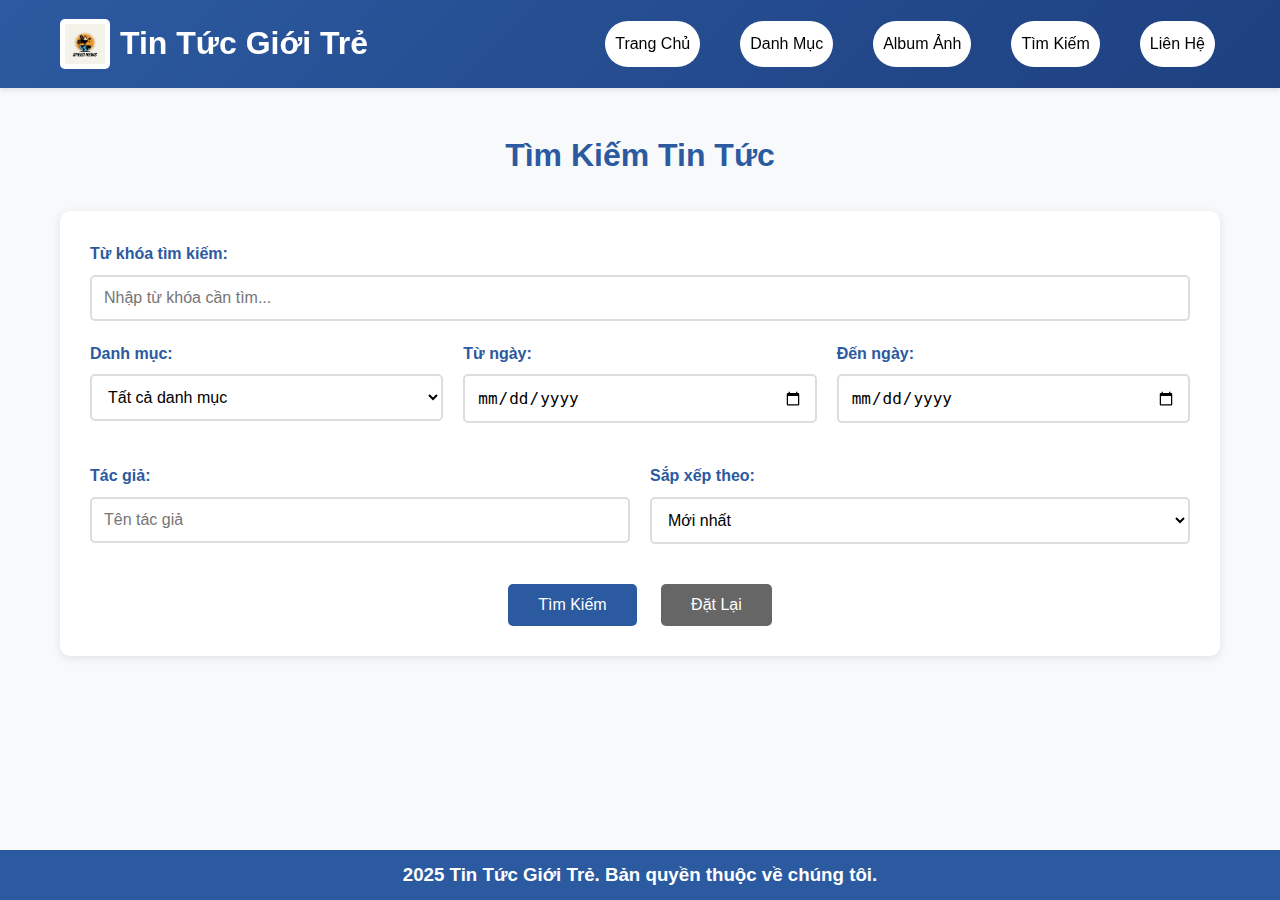
<file: search.html>
<!DOCTYPE html>
<html lang="vi">
<head>
    <meta charset="UTF-8">
    <meta name="viewport" content="width=device-width, initial-scale=1.0">
    <title>Tìm Kiếm - Tin Tức Giới Trẻ</title>
    <link rel="icon" type="image/x-icon" href="asset/flag-for-flag-vietnam-svgrepo-com.svg"> 
    <link rel="stylesheet" href="css/styles.css">
    <link rel="stylesheet" href="css/media.css">
    <style>
 
        .main-content {
            max-width: 1200px;
            margin: 30px auto;
            padding: 0 20px;
            height: 100%;;
        }

        .page-title {
            color: #2c5aa0;
            font-size: 2rem;
            margin-bottom: 30px;
            text-align: center;
        }


        .search-form {
            background: white;
            padding: 30px;
            border-radius: 10px;
            box-shadow: 0 2px 10px rgba(0,0,0,0.1);
            margin-bottom: 30px;
        }

        .search-group {
            margin-bottom: 20px;
        }

        .search-label {
            display: block;
            margin-bottom: 8px;
            font-weight: bold;
            color: #2c5aa0;
        }

        .search-input {
            width: 100%;
            padding: 12px;
            border: 2px solid #ddd;
            border-radius: 5px;
            font-size: 16px;
            transition: border-color 0.3s;
        }

        .search-input:focus {
            outline: none;
            border-color: #2c5aa0;
        }

        .search-select {
            width: 100%;
            padding: 12px;
            border: 2px solid #ddd;
            border-radius: 5px;
            font-size: 16px;
            background-color: white;
        }

        .search-row {
            display: flex;
            gap: 20px;
            margin-bottom: 20px;
        }

        .search-col {
            flex: 1;
        }

        .search-buttons {
            text-align: center;
            margin-top: 20px;
        }

        .search-btn {
            background-color: #2c5aa0;
            color: white;
            padding: 12px 30px;
            border: none;
            border-radius: 5px;
            font-size: 16px;
            cursor: pointer;
            margin: 0 10px;
            transition: background-color 0.3s;
        }

        .search-btn:hover {
            background-color: #1e3d72;
        }

        .reset-btn {
            background-color: #666;
        }

        .reset-btn:hover {
            background-color: #555;
        }

        /* Search Results */
        .search-results {
            background: white;
            font-size: 1.3rem;
            padding: 30px;
            height: 380px;
            border-radius: 10px;
            box-shadow: 0 2px 10px rgba(0,0,0,0.1);
        }

        .results-header {
            color: #2c5aa0;
            font-size: 1.6rem;
            margin-bottom: 20px;
            border-bottom: 2px solid #2c5aa0;
            padding-bottom: 10px;
        }

        .result-item {
            border-bottom: 1px solid #eee;
            padding: 20px 0;
        }

        .result-item:last-child {
            border-bottom: none;
        }

        .result-title {
            color: #2c5aa0;
            font-size: 1.2rem;
            margin-bottom: 10px;
            text-decoration: none;
        }

        .result-title:hover {
            text-decoration: underline;
        }

        .result-summary {
            color: #666;
            margin-bottom: 10px;
        }

        .result-meta {
            font-size: 0.9rem;
            color: #999;
        }

        .no-results {
            text-align: center;
            color: #666;
            font-style: italic;
            padding: 40px 0;
        }

        .error-message {
            background-color: #f8d7da;
            color: #721c24;
            padding: 12px;
            border-radius: 5px;
            margin-top: 10px;
            display: none;
        }
    .footer {
    position: fixed;
    bottom: 0;
    width: 100%;
    background: #2c5aa0;
    color: white;
    text-align: center;
    padding: 10px 0;
    margin-top: 50px;
        }
    </style>
</head>
<body>
    <!-- Header -->
    <header class="header">
        <div class="header-container">
        <div class="logo"><a href="index.html">
            <img src="asset/logo.png" alt="Logo">
            <h1>Tin Tức Giới Trẻ</h1>
        </a>
        </div>
        <nav>
            <ul class="nav-menu">
                <li><a href="index.html">Trang Chủ</a></li>
                <li><a href="category.html">Danh Mục</a></li>
                <li><a href="album.html">Album Ảnh</a></li>
                <li><a href="search.html" class="active">Tìm Kiếm</a></li>
                <li><a href="../../web.khiem/DuAnCaNhan/index.html"target="_blank">Liên Hệ</a></li>
                </ul>
            </nav>
        </div>
    </header>

    <main class="main-content">
        <h1 class="page-title">Tìm Kiếm Tin Tức</h1>

        <div class="search-form">
            <form id="search-form">
                <div class="search-group">
                    <label class="search-label" for="keyword">Từ khóa tìm kiếm:</label>
                    <input type="text" id="keyword" class="search-input" placeholder="Nhập từ khóa cần tìm...">
                    <div class="error-message" id="keyword-error"></div>
                </div>

                <div class="search-row">
                    <div class="search-col">
                        <div class="search-group">
                            <label class="search-label" for="category">Danh mục:</label>
                            <select id="category" class="search-select">
                                <option value="">Tất cả danh mục</option>
                                <option value="giai-tri">Giải trí</option>
                                <option value="the-thao">Thể thao</option>
                                <option value="cong-nghe">Công nghệ</option>
                                <option value="du-lich">Du lịch</option>
                                <option value="am-thuc">Ẩm thực</option>
                                <option value="thoi-trang">Thời trang</option>
                            </select>
                        </div>
                    </div>
                    <div class="search-col">
                        <div class="search-group">
                            <label class="search-label" for="date-from">Từ ngày:</label>
                            <input type="date" id="date-from" class="search-input">
                        </div>
                    </div>
                    <div class="search-col">
                        <div class="search-group">
                            <label class="search-label" for="date-to">Đến ngày:</label>
                            <input type="date" id="date-to" class="search-input">
                            <div class="error-message" id="date-error"></div>
                        </div>
                    </div>
                </div>

                <div class="search-row">
                    <div class="search-col">
                        <div class="search-group">
                            <label class="search-label" for="author">Tác giả:</label>
                            <input type="text" id="author" class="search-input" placeholder="Tên tác giả">
                        </div>
                    </div>
                    <div class="search-col">
                        <div class="search-group">
                            <label class="search-label" for="sort-by">Sắp xếp theo:</label>
                            <select id="sort-by" class="search-select">
                                <option value="date-desc">Mới nhất</option>
                                <option value="date-asc">Cũ nhất</option>
                                <option value="title-asc">Tiêu đề A-Z</option>
                                <option value="title-desc">Tiêu đề Z-A</option>
                            </select>
                        </div>
                    </div>
                </div>

                <div class="search-buttons">
                    <button type="submit" class="search-btn">Tìm Kiếm</button>
                    <button type="button" class="search-btn reset-btn" id="reset-btn">Đặt Lại</button>
                </div>
            </form>
        </div>

        <!-- Search Results -->
        <div class="search-results" id="search-results" style="display: none;">
            <div class="results-header">
                Kết quả tìm kiếm: <span id="results-count">0</span> bài viết
            </div>
            <div id="results-container">
                <!-- Results sẽ được hiển thị ở đây -->
            </div>
        </div>
    </main>

    <footer class="footer">
        <div class="footer-container">
           <h3><p> 2025 Tin Tức Giới Trẻ. Bản quyền thuộc về chúng tôi.</p></h3>
        </div>
    </footer>

    <script>
 // Dữ liệu mẫu cho tìm kiếm
const sampleData = [
    {
        id: 1,
        title: "Xu hướng thời trang mùa hè 2025 cho giới trẻ",
        summary: "Khám phá những xu hướng thời trang hot nhất dành cho giới trẻ trong mùa hè năm nay...",
        category: "thoi-trang",
        author: "Nguyễn Đức Anh",
        date: "2025-05-29",
        tags: ["thời trang", "mùa hè", "giới trẻ", "xu hướng", "phong cách"]
    },
    {
        id: 2,
        title: "Top 10 địa điểm du lịch hot nhất cho gen Z",
        summary: "Những điểm đến được giới trẻ yêu thích nhất trong năm 2025...",
        category: "du-lich",
        author: "Đỗ Đức Duy",
        date: "2025-05-20",
        tags: ["du lịch", "gen Z", "địa điểm", "trải nghiệm", "Phú Quốc"]
    },
    {
        id: 3,
        title: "Công nghệ AI và tương lai nghề nghiệp cho giới trẻ",
        summary: "Khám phá tác động của trí tuệ nhân tạo (AI) đến thị trường việc làm và những kỹ năng cần thiết cho giới trẻ trong kỷ nguyên số...",
        category: "cong-nghe",
        author: "Phạm Gia Khiêm",
        date: "2025-05-17",
        tags: ["công nghệ", "AI", "nghề nghiệp", "tương lai", "kỹ năng"]
    },
    {
        id: 4,
        title: "Jack97 sau 2 năm im lặng bất ngờ có động thái nổi bật",
        summary: "Tổng hợp những thông tin đính chính từ phía J97 về các vấn đề được dư luận quan tâm...",
        category: "giai-tri",
        author: "Nguyễn Minh Tuấn",
        date: "2025-05-23",
        tags: ["Jack97", "scandal", "giải trí", "âm nhạc", "nghệ sĩ"]
    },
    {
        id: 5,
        title: "Nguyễn Nam Long - Thần đồng 12 tuổi với tài năng xuất chúng",
        summary: "Khám phá câu chuyện về cậu bé Nguyễn Nam Long - thần đồng 12 tuổi với những thành tích đáng kinh ngạc trong lĩnh vực toán học và lập trình.",
        category: "cong-nghe", 
        author: "Phạm Thị Thắm",
        date: "2025-05-25",
        tags: ["thần đồng", "toán học", "lập trình","công nghệ", "tài năng", "thành tích"]
    },
    {
        id: 6,
        title: "Ronaldo lập kỷ lục mới, Bồ Đào Nha vô địch Nations League 2025",
        summary: "Trận chiến Bồ Đào Nha đấu Tây Ban Nha, với tâm điểm là 'ông già gân' Cristiano Ronaldo 40 tuổi và măng non Lamine Yamal 17 tuổi...",
        category: "the-thao",
        author: "Trần Văn Minh",
        date: "2025-05-30",
        tags: ["bóng đá", "nations league","thể thao", "ronaldo", "bồ đào nha", "tây ban nha", "vô địch"]
    }
];

// Chuẩn hóa chuỗi để so sánh (loại bỏ dấu và chuyển thành chữ thường)
function normalizeString(str) {
    return str.toLowerCase()
        .normalize('NFD')
        .replace(/[\u0300-\u036f]/g, '') // Loại bỏ dấu
        .replace(/đ/g, 'd')
        .replace(/Đ/g, 'D');
}

// Kiểm tra tính hợp lệ của biểu mẫu tìm kiếm
function validateSearchForm() {
    let isValid = true;
    
    // Xóa các thông báo lỗi trước đó
    document.querySelectorAll('.error-message').forEach(error => {
        error.style.display = 'none';
        error.textContent = '';
    });

    // Kiểm tra từ khóa
    const keyword = document.getElementById('keyword').value.trim();
    if (keyword.length > 0 && keyword.length < 2) {
        showError('keyword-error', 'Từ khóa phải có ít nhất 2 ký tự');
        isValid = false;
    }

    // Kiểm tra khoảng thời gian
    const dateFrom = document.getElementById('date-from').value;
    const dateTo = document.getElementById('date-to').value;
    
    if (dateFrom && dateTo && new Date(dateFrom) > new Date(dateTo)) {
        showError('date-error', 'Ngày bắt đầu không thể sau ngày kết thúc');
        isValid = false;
    }

    // Kiểm tra ít nhất một tiêu chí tìm kiếm
    const category = document.getElementById('category').value;
    const author = document.getElementById('author').value.trim();
    
    if (!keyword && !category && !author && !dateFrom && !dateTo) {
        showError('keyword-error', 'Vui lòng nhập ít nhất một tiêu chí tìm kiếm');
        isValid = false;
    }

    return isValid;
}

// Hiển thị thông báo lỗi
function showError(elementId, message) {
    const errorElement = document.getElementById(elementId);
    if (errorElement) {
        errorElement.textContent = message;
        errorElement.style.display = 'block';
    }
}

// Chức năng tìm kiếm - ĐÃ SỬA LỔI
function performSearch() {
    if (!validateSearchForm()) {
        return;
    }

    const keyword = document.getElementById('keyword').value.trim();
    const normalizedKeyword = normalizeString(keyword);
    const category = document.getElementById('category').value;
    const dateFrom = document.getElementById('date-from').value;
    const dateTo = document.getElementById('date-to').value;
    const author = document.getElementById('author').value.trim();
    const normalizedAuthor = normalizeString(author);
    const sortBy = document.getElementById('sort-by').value;

    // BỎ DÒNG NÀY VÌ KHÔNG CÓ ELEMENT 'tags' TRONG HTML
    // const tags = document.getElementById('tags').value.trim()
    //     .split(',')
    //     .map(tag => normalizeString(tag.trim()))
    //     .filter(tag => tag.length > 0);

    console.log('Tìm kiếm với từ khóa:', keyword);
    console.log('Từ khóa đã chuẩn hóa:', normalizedKeyword);

    // Lọc kết quả
    let results = sampleData.filter(item => {
        let matches = true;

        // Tìm kiếm theo từ khóa trong tiêu đề, tóm tắt và tags
        if (keyword && normalizedKeyword) {
            const normalizedTitle = normalizeString(item.title);
            const normalizedSummary = normalizeString(item.summary);
            
            // Tìm kiếm trong tags
            const normalizedTags = item.tags.map(tag => normalizeString(tag));
            const foundInTags = normalizedTags.some(tag => 
                tag.includes(normalizedKeyword) || normalizedKeyword.includes(tag)
            );
            
            if (!normalizedTitle.includes(normalizedKeyword) && 
                !normalizedSummary.includes(normalizedKeyword) &&
                !foundInTags) {
                matches = false;
            }
        }

        if (category && item.category !== category) {
            matches = false;
        }

        if (author && normalizedAuthor) {
            const normalizedItemAuthor = normalizeString(item.author);
            if (!normalizedItemAuthor.includes(normalizedAuthor)) {
                matches = false;
            }
        }

        if (dateFrom && item.date < dateFrom) {
            matches = false;
        }

        if (dateTo && item.date > dateTo) {
            matches = false;
        }

        return matches;
    });

    // Sắp xếp kết quả
    results.sort((a, b) => {
        switch (sortBy) {
            case 'date-desc':
                return new Date(b.date) - new Date(a.date);
            case 'date-asc':
                return new Date(a.date) - new Date(b.date);
            case 'title-asc':
                return a.title.localeCompare(b.title, 'vi');
            case 'title-desc':
                return b.title.localeCompare(a.title, 'vi');
            default:
                return 0;
        }
    });

    console.log('Kết quả tìm kiếm:', results);

    displayResults(results);
}

// Hiển thị kết quả tìm kiếm
function displayResults(results) {
    const resultsContainer = document.getElementById('results-container');
    const resultsCount = document.getElementById('results-count');
    const searchResults = document.getElementById('search-results');
    
    resultsCount.textContent = results.length;
    searchResults.style.display = 'block';

    if (results.length === 0) {
        resultsContainer.innerHTML = '<div class="no-results">Không tìm thấy kết quả nào phù hợp với tiêu chí tìm kiếm.</div>';
        return;
    }

    resultsContainer.innerHTML = results.map(item => `
        <div class="result-item">
            <a href="danhmuctintuc/${getArticleFileName(item.id)}" class="result-title">${item.title}</a>
            <div class="result-summary">${item.summary}</div>
            <div class="result-meta">
                Tác giả: ${item.author} | Ngày đăng: ${formatDate(item.date)} | Danh mục: ${getCategoryName(item.category)}
            </div>
        </div>
    `).join('');
}

// Định dạng ngày
function formatDate(dateString) {
    const date = new Date(dateString);
    return date.toLocaleDateString('vi-VN');
}

// Lấy tên danh mục - ĐÃ SỬA LỔI
function getCategoryName(categoryValue) {
    const categories = {
        'giai-tri': 'Giải trí',
        'the-thao': 'Thể thao',
        'cong-nghe': 'Công nghệ',
        'du-lich': 'Du lịch',
        'am-thuc': 'Ẩm thực',
        'thoi-trang': 'Thời trang',
    };
    return categories[categoryValue] || categoryValue;
}

// Hàm lấy tên file bài viết dựa vào ID
function getArticleFileName(id) {
    const articleFiles = {
        1: 'thoitranggioitre.html',
        2: 'top10dddl.html',
        3: 'tintucchitiet1.html',
        4: 'jack97.html',
        5: '12tuoi.html',
        6: 'thethao.html'
    };
    return articleFiles[id] || 'detail.html';
}

// Lắng nghe sự kiện
document.getElementById('search-form').addEventListener('submit', function(e) {
    e.preventDefault();
    performSearch();
});

document.getElementById('reset-btn').addEventListener('click', function() {
    document.getElementById('search-form').reset();
    document.getElementById('search-results').style.display = 'none';
    document.querySelectorAll('.error-message').forEach(error => {
        error.style.display = 'none';
    });
});

// Kiểm tra từ khóa theo thời gian thực
document.getElementById('keyword').addEventListener('input', function() {
    const keyword = this.value.trim();
    const errorElement = document.getElementById('keyword-error');
    
    if (keyword.length > 0 && keyword.length < 2) {
        showError('keyword-error', 'Từ khóa phải có ít nhất 2 ký tự');
    } else {
        errorElement.style.display = 'none';
    }
});

// Kiểm tra ngày
document.getElementById('date-to').addEventListener('change', function() {
    const dateFrom = document.getElementById('date-from').value;
    const dateTo = this.value;
    
    if (dateFrom && dateTo && new Date(dateFrom) > new Date(dateTo)) {
        showError('date-error', 'Ngày bắt đầu không thể sau ngày kết thúc');
    } else {
        document.getElementById('date-error').style.display = 'none';
    }
});

document.getElementById('date-from').addEventListener('change', function() {
    const dateFrom = this.value;
    const dateTo = document.getElementById('date-to').value;
    
    if (dateFrom && dateTo && new Date(dateFrom) > new Date(dateTo)) {
        showError('date-error', 'Ngày bắt đầu không thể sau ngày kết thúc');
    } else {
        document.getElementById('date-error').style.display = 'none';
    }
});
    </script>
</body>
</html>
</file>
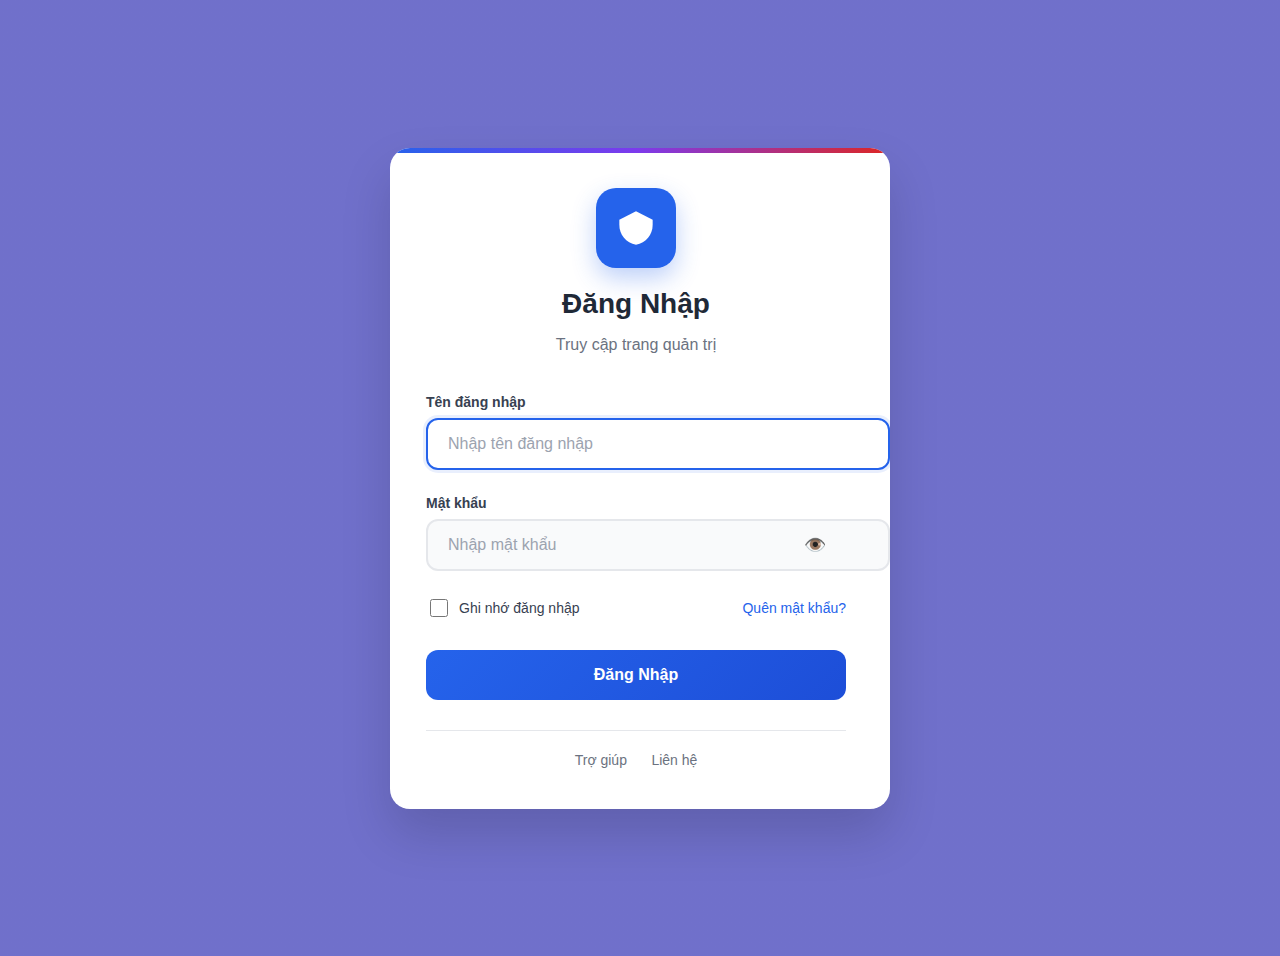
<file: admin/login.html>
<!DOCTYPE html>
<html lang="en">
<head>
    <meta charset="UTF-8">
    <meta name="viewport" content="width=device-width, initial-scale=1.0">
    <title>Đăng Nhập - Trang Quản Trị</title>
    <script src="adm.js" defer></script>
    <link rel="icon" type="image/x-icon" href="../asset/favicon.ico">
    <style>

        body {
            font-family: -apple-system, BlinkMacSystemFont, 'Segoe UI', Roboto, 'Helvetica Neue', Arial, sans-serif;
            background: linear-gradient(135deg, rgba(69, 69, 187, 0.767)  100%);
            min-height: 100vh;
            display: flex;
            align-items: center;
            justify-content: center;
            padding: 20px;
        }

        .login-container {
            background: white;
            border-radius: 20px;
            box-shadow: 0 25px 50px rgba(0, 0, 0, 0.15);
            width: 100%;
            max-width: 420px;
            padding: 40px;
            position: relative;
            overflow: hidden;
        }

        .login-container::before {
            content: '';
            position: absolute;
            top: 0;
            left: 0;
            right: 0;
            height: 5px;
            background: linear-gradient(90deg, #2563eb, #7c3aed, #dc2626);
        }

        .logo-section {
            text-align: center;
            margin-bottom: 40px;
        }

        .logo {
            width: 80px;
            height: 80px;
            background: #2563eb;
            border-radius: 20px;
            display: flex;
            align-items: center;
            justify-content: center;
            margin: 0 auto 20px;
            box-shadow: 0 10px 25px rgba(37, 99, 235, 0.3);
        }

        .logo svg {
            width: 40px;
            height: 40px;
            fill: white;
        }

        .login-title {
            font-size: 28px;
            font-weight: 700;
            color: #1f2937;
            margin-bottom: 8px;
        }

        .login-subtitle {
            color: #6b7280;
            font-size: 16px;
        }

        .login-form {
            margin-top: 30px;
        }

        .form-group {
            margin-bottom: 25px;
        }

        .form-label {
            display: block;
            font-weight: 600;
            color: #374151;
            margin-bottom: 8px;
            font-size: 14px;
        }

        .form-input {
            width: 100%;
            padding: 15px 20px;
            border: 2px solid #e5e7eb;
            border-radius: 12px;
            font-size: 16px;
            transition: all 0.3s ease;
            background: #f9fafb;
        }

        .form-input:focus {
            outline: none;
            border-color: #2563eb;
            background: white;
            box-shadow: 0 0 0 3px rgba(37, 99, 235, 0.1);
        }

        .form-input::placeholder {
            color: #9ca3af;
        }

        .password-container {
            position: relative;
        }

        .password-toggle {
            position: absolute;
            right: 15px;
            top: 50%;
            transform: translateY(-50%);
            background: none;
            border: none;
            color: #6b7280;
            cursor: pointer;
            padding: 5px;
            font-size: 18px;
        }

        .password-toggle:hover {
            color: #2563eb;
        }

        .remember-forgot {
            display: flex;
            justify-content: space-between;
            align-items: center;
            margin-bottom: 30px;
        }

        .remember-me {
            display: flex;
            align-items: center;
            gap: 8px;
        }

        .remember-me input {
            width: 18px;
            height: 18px;
            accent-color: #2563eb;
        }

        .remember-me label {
            color: #374151;
            font-size: 14px;
            cursor: pointer;
        }

        .forgot-password {
            color: #2563eb;
            text-decoration: none;
            font-size: 14px;
            font-weight: 500;
        }

        .forgot-password:hover {
            text-decoration: underline;
        }

        .login-btn {
            width: 100%;
            background: linear-gradient(135deg, #2563eb, #1d4ed8);
            color: white;
            border: none;
            padding: 16px;
            border-radius: 12px;
            font-size: 16px;
            font-weight: 600;
            cursor: pointer;
            transition: all 0.3s ease;
            position: relative;
            overflow: hidden;
        }

        .login-btn:hover {
            transform: translateY(-2px);
            box-shadow: 0 10px 25px rgba(37, 99, 235, 0.4);
        }

        .login-btn:active {
            transform: translateY(0);
        }

        .login-btn:disabled {
            opacity: 0.7;
            cursor: not-allowed;
            transform: none;
        }

        .error-message {
            background: #fef2f2;
            border: 1px solid #fecaca;
            color: #dc2626;
            padding: 12px 16px;
            border-radius: 8px;
            margin-bottom: 20px;
            font-size: 14px;
            display: none;
        }

        .success-message {
            background: #f0fdf4;
            border: 1px solid #bbf7d0;
            color: #16a34a;
            padding: 12px 16px;
            border-radius: 8px;
            margin-bottom: 20px;
            font-size: 14px;
            display: none;
        }

        .footer-links {
            text-align: center;
            margin-top: 30px;
            padding-top: 20px;
            border-top: 1px solid #e5e7eb;
        }

        .footer-links a {
            color: #6b7280;
            text-decoration: none;
            font-size: 14px;
            margin: 0 10px;
        }

        .footer-links a:hover {
            color: #2563eb;
        }

        @media (max-width: 480px) {
            .login-container {
                padding: 30px 20px;
            }

            .login-title {
                font-size: 24px;
            }

            .form-input {
                padding: 12px 16px;
            }
        }

        /* Loading animation */
        .loading {
            display: inline-block;
            width: 20px;
            height: 20px;
            border: 3px solid rgba(255,255,255,.3);
            border-radius: 50%;
            border-top-color: #fff;
            animation: spin 1s ease-in-out infinite;
        }

        @keyframes spin {
            to { transform: rotate(360deg); }
        }
    </style>
</head>
<body>
    <div class="login-container">
        <div class="logo-section">
            <div class="logo">
                <svg viewBox="0 0 24 24">
                    <path d="M12 2L2 7V10C2 16 6 20.9 12 22C18 20.9 22 16 22 10V7L12 2Z"/>
                </svg>
            </div>
            <h1 class="login-title">Đăng Nhập</h1>
            <p class="login-subtitle">Truy cập trang quản trị</p>
        </div>

        <form class="login-form" id="loginForm">
            <div class="error-message" id="errorMessage"></div>
            <div class="success-message" id="successMessage"></div>

            <div class="form-group">
                <label class="form-label" for="username">Tên đăng nhập</label>
                <input 
                    type="text" 
                    id="username" 
                    name="username" 
                    class="form-input"
                    placeholder="Nhập tên đăng nhập"
                    required
                    autocomplete="username"
                >
            </div>

            <div class="form-group">
                <label class="form-label" for="password">Mật khẩu</label>
                <div class="password-container">
                    <input 
                        type="password" 
                        id="password" 
                        name="password" 
                        class="form-input"
                        placeholder="Nhập mật khẩu"
                        required
                        autocomplete="current-password"
                    >
                    <button type="button" class="password-toggle" onclick="togglePassword()">
                        👁️
                    </button>
                </div>
            </div>

            <div class="remember-forgot">
                <div class="remember-me">
                    <input type="checkbox" id="remember" name="remember">
                    <label for="remember">Ghi nhớ đăng nhập</label>
                </div>
                <a href="#" class="forgot-password" onclick="showForgotPassword()">Quên mật khẩu?</a>
            </div>

            <button type="submit" class="login-btn" id="loginButton">
                Đăng Nhập
            </button>
        </form>

        <div class="footer-links">
            <a href="#" onclick="showHelp()">Trợ giúp</a>
            <a href="#" onclick="showContact()">Liên hệ</a>
        </div>
    </div>

</body>
</html>
</file>
<file: css/styles.css>
/* CSS Chung */
* {
margin: 0;
padding: 0;
box-sizing: border-box;
}

.header {
    background: linear-gradient(135deg, #2c5aa0, #1e4080);
    color: white;
    padding: 1rem 0;
    box-shadow: 0 2px 5px rgba(0,0,0,0.1);
    
    /* Thêm các thuộc tính để cố định menu */
    position: fixed;
    top: 0;
    left: 0;
    right: 0;
    width: 100%;
    z-index: 1000;
}

/* Thêm padding-top cho body để tránh bị che bởi header cố định */
body {
    font-family: 'Segoe UI', Tahoma, Geneva, Verdana, sans-serif;
    line-height: 1.6;
    color: #333;
    background-color: #f8f9fa;
    margin-bottom: 0;
    padding-top: 100px; /* Điều chỉnh giá trị này tùy theo chiều cao header */
}

.header-container {
    max-width: 1200px;
    margin: 0 auto;
    padding: 0 20px;
    display: flex;
    justify-content: space-between;
    align-items: center;
}

.logo {
    display: flex;
    align-items: center;
    gap: 10px;
}  

.logo a {
    display: flex;
    align-items: center;
    gap: 10px;
    color: white;
    text-decoration: none
}

.logo img {
    width: 50px;
    height: 50px;
    background: white;
    border-radius: 5px;
    padding: 5px;
}

.nav-menu {
    display: flex;
    list-style: none;
    gap: 30px;
}

.nav-menu a {
    display: flex;
    color: black;
    text-decoration: none;
    font-weight: 500;
    transition: color 0.3s;
    border-radius: 50px;
    margin: 5px;
    padding: 10px;
    background-color: white;
}

.nav-menu a:hover {
    color: white;
    border: 2px solid white;
    border-radius: 50px;
    background-color:black;
}

.container {
    max-width: 1200px;
    margin: 0 auto;
    padding: 20px;
}
a {
text-decoration: none;
}
        .album-info {
            padding: 20px; /* Khoảng cách bên trong */
            background: white; /* Đảm bảo nền trắng để chữ không bị che */
            position: relative; /* Đảm bảo không bị ảnh hưởng bởi các phần tử khác */
            z-index: 1; /* Đặt lớp trên các phần tử khác nếu cần */
        }

        /* Đảm bảo chữ không bị che bởi album-overlay */
        .album-overlay {
            z-index: 0; /* Đặt lớp thấp hơn để không che phần chữ */
        }

        /* Điều chỉnh khoảng cách giữa các phần tử */
        .album-title {
            font-size: 1.2rem;
            margin-bottom: 8px;
            color: #2c5aa0;
        }

        .album-description {
            font-size: 0.9rem;
            color: #666;
            margin-bottom: 12px;
        }

        .album-meta {
            display: flex;
            justify-content: space-between;
            font-size: 0.85rem;
            color: #888;
        }

        .footer {
            background: #2c5aa0;
            color: white;
            text-align: center;
            padding: 30px 0;
            margin-top: 50px;
        }

        .footer-content {
            max-width: 1200px;
            margin: 0 auto;
            padding: 0 20px;
            height: 50px;
        }


/* Responsive Design - Tablet */
@media (max-width: 768px) {
    .header {
        padding: 0.8rem 0; /* Giảm padding của header */
    }
    
    .header-container {
        padding: 0 15px;
        flex-direction: column;
        gap: 15px;
        align-items: center;
    }
    
    .logo h1 {
        font-size: 1.2rem; /* Giảm size chữ logo */
    }
    
    .nav-menu {
        gap: 15px;
        flex-wrap: wrap;
        justify-content: center;
    }
    
    .nav-menu a {
        padding: 8px 15px;
        font-size: 0.9rem;
        margin: 3px;
    }
    
    body {
        padding-top: 140px; /* Tăng padding-top cho tablet do header cao hơn */
    }
    
    .container {
        max-width: 95%;
        padding: 15px;
    }
    
    .nav-wrapper {
        flex-direction: column;
        gap: 1rem;
    }

    .nav-list {
        gap: 1rem;
        flex-wrap: wrap;
        justify-content: center;
    }

    .featured-title {
        font-size: 1.8rem;
    }

    .news-grid {
        grid-template-columns: 1fr;
    }

    .category-grid {
        grid-template-columns: repeat(2, 1fr);
    }
}
</file>
<file: css/media.css>
/* Mobile devices (phones, 576px and down) */
@media only screen and (max-width: 576px) {
    .header-container {
        flex-direction: column;
        padding: 10px;
    }

    .logo {
        width: 100%;
        justify-content: center;
        margin-bottom: 10px;
    }

    .logo img {
        width: 40px;
        height: 40px;
    }

    .logo h1 {
        font-size: 1.2rem;
    }

    .nav-menu {
        flex-direction: column;
        width: 100%;
        text-align: center;
        gap: 5px;
    }

    .nav-menu li {
        margin: 5px 0;
    }

    .nav-menu a {
        padding: 8px 15px;
        font-size: 0.9rem;
        margin: 0;
        width: 100%;
        text-align: center;
    }

    body {
        padding-top: 180px;
    }

    .featured-news {
        grid-template-columns: 1fr;
    }

    .categories-grid {
        grid-template-columns: 1fr;
    }

    .news-list-item {
        flex-direction: column;
    }

    .news-list-image img {
        width: 100%;
        height: 200px;
    }

    .section-title {
        font-size: 1.5rem;
    }
}

/* Tablets (portrait tablets, 768px and down) */
@media only screen and (max-width: 768px) {
    .featured-news {
        grid-template-columns: 1fr;
        gap: 20px;
    }

    .categories-grid {
        grid-template-columns: repeat(2, 1fr);
    }

    .news-list-item {
        padding: 10px;
    }

    .news-list-image img {
        width: 100px;
        height: 70px;
    }
}

/* Small laptops (992px and down) */
@media only screen and (max-width: 992px) {
    .container {
        padding: 0 15px;
    }

    .featured-section,
    .categories-section,
    .latest-section {
        padding: 20px;
    }

    .news-title {
        font-size: 1.1rem;
    }
}

/* Large devices (desktops, 1200px and down) */
@media only screen and (max-width: 1200px) {
    .container {
        max-width: 960px;
    }
}

/* Extra large devices (large desktops, 1400px and down) */
@media only screen and (max-width: 1400px) {
    .container {
        max-width: 1140px;
    }
}

/* Extra small devices (phones, 400px and down) */
@media only screen and (max-width: 400px) {
    .header-container {
        padding: 50px;
    }

    .logo {
        margin-bottom: 5px;
    }

    .logo img {
        width: 30px;
        height: 30px;
    }

    .logo h1 {
        font-size: 1rem;
    }

    .nav-menu {
        gap: 2px;
    }

    .nav-menu a {
        padding: 6px 10px;
        font-size: 0.8rem;
    }

    body {
        padding-top: 160px;
    }

    .container {
        padding: 10px;
    }

    .breadcrumb {
        height: 150px;
        margin: 30px auto;
    }

    .breadcrumb h1 {
        font-size: 1.5rem;
    }

    .breadcrumb p {
        font-size: 0.9rem;
    }

    .filter-title {
        font-size: 1.1rem;
    }

    .filter-btn {
        padding: 6px 12px;
        font-size: 0.8rem;
    }

    .album-item {
        margin-bottom: 15px;
    }

    .album-title {
        font-size: 1rem;
    }

    .album-description {
        font-size: 0.8rem;
    }

    .album-meta {
        font-size: 0.75rem;
    }

    .section-title {
        font-size: 1.2rem;
    }
}

/* Print styles */
@media print {
    .header,
    .footer,
    .nav-menu {
        display: none;
    }

    .container {
        width: 100%;
        margin: 0;
        padding: 0;
    }

    .news-item,
    .news-list-item {
        break-inside: avoid;
        page-break-inside: avoid;
    }
}

/* iPhone 6/7/8 and similar devices */
@media only screen and (max-width: 375px) {
    .header {
        position: fixed;
        top: 0;
        left: 0;
        right: 0;
        z-index: 1000;
        transition: transform 0.3s ease;
    }

    .header.hide {
        transform: translateY(-100%);
    }

    .header.show {
        transform: translateY(0);
    }

    .header-container {
        padding: 10px;
        position: relative;
    }

    .logo {
        width: auto;
        margin-bottom: 0;
    }

    .logo img {
        width: 35px;
        height: 35px;
    }

    .logo h1 {
        font-size: 1.1rem;
    }

    .nav-menu {
        position: absolute;
        top: 100%;
        left: 0;
        right: 0;
        background: linear-gradient(135deg, #2c5aa0, #1e4080);
        padding: 10px;
        display: none;
        box-shadow: 0 4px 6px rgba(0,0,0,0.1);
    }

    .nav-menu.active {
        display: flex;
    }

    .nav-menu a {
        color: white;
        background: transparent;
        border: none;
        padding: 8px 15px;
        font-size: 0.9rem;
        width: 100%;
        text-align: center;
    }

    .nav-menu a:hover {
        background: rgba(255,255,255,0.1);
        color: white;
        border: none;
    }

    /* Menu toggle button */
    .menu-toggle {
        display: block;
        position: absolute;
        right: 15px;
        top: 50%;
        transform: translateY(-50%);
        background: none;
        border: none;
        color: white;
        font-size: 1.5rem;
        cursor: pointer;
        padding: 5px;
    }

    body {
        padding-top: 60px;
    }

    .container {
        padding: 10px;
    }

    .breadcrumb {
        height: 120px;
        margin: 20px auto;
    }

    .breadcrumb h1 {
        font-size: 1.3rem;
    }

    .breadcrumb p {
        font-size: 0.8rem;
    }

    .filter-title {
        font-size: 1rem;
    }

    .filter-buttons {
        gap: 5px;
    }

    .filter-btn {
        padding: 5px 10px;
        font-size: 0.75rem;
    }

    .album-item {
        margin-bottom: 10px;
    }

    .album-title {
        font-size: 0.9rem;
    }

    .album-description {
        font-size: 0.75rem;
    }

    .album-meta {
        font-size: 0.7rem;
    }

    .section-title {
        font-size: 1.1rem;
    }
}

/* iPhone 5/SE and smaller devices */
@media only screen and (max-width: 320px) {
    .header-container {
        padding: 8px;
    }

    .logo img {
        width: 30px;
        height: 30px;
    }

    .logo h1 {
        font-size: 1rem;
    }

    .nav-menu a {
        padding: 6px 12px;
        font-size: 0.8rem;
    }

    body {
        padding-top: 50px;
    }

    .breadcrumb {
        height: 100px;
        margin: 15px auto;
    }

    .breadcrumb h1 {
        font-size: 1.1rem;
    }

    .breadcrumb p {
        font-size: 0.75rem;
    }
}
</file>
